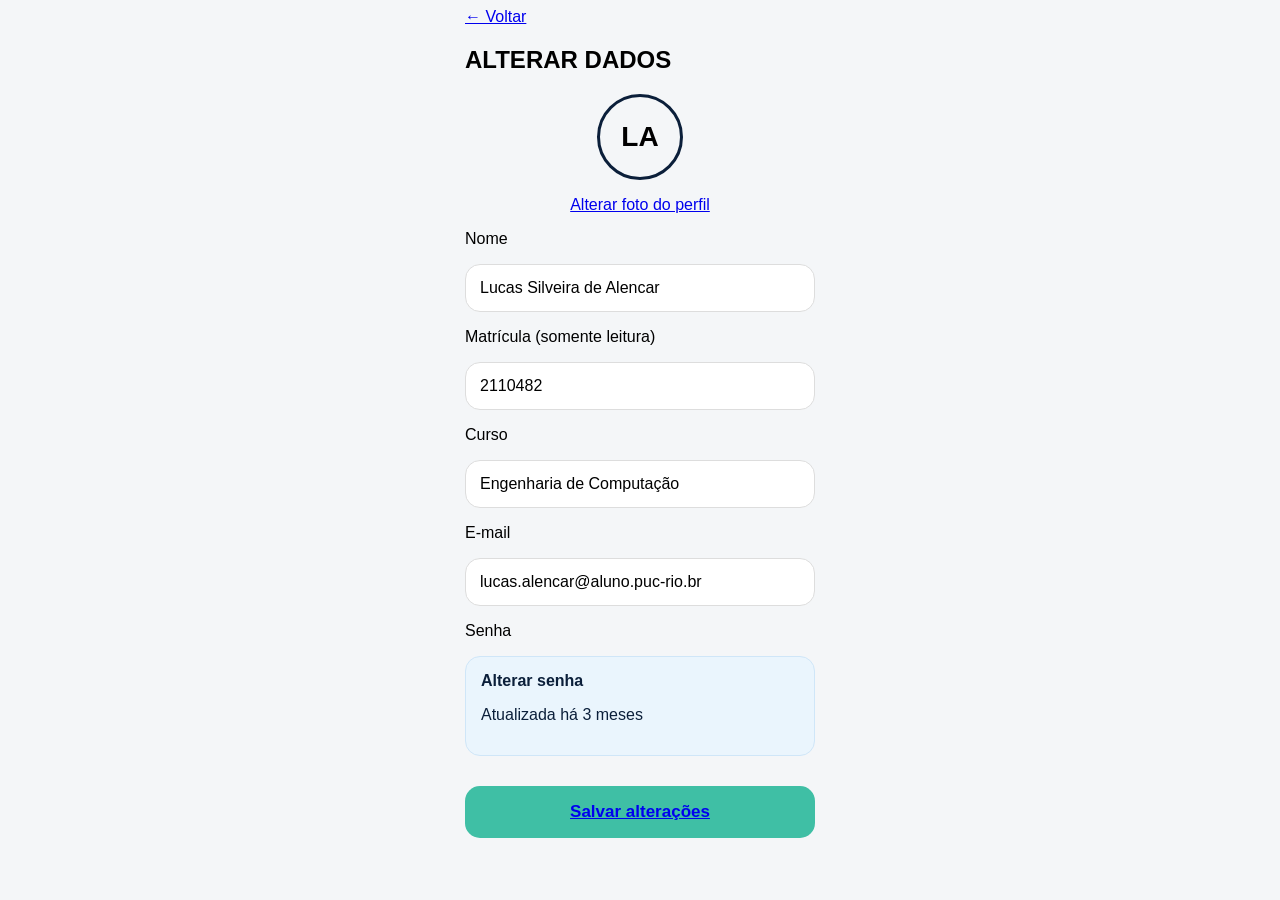
<file: templates/dados.html>
<!DOCTYPE html>
<html lang="pt-br">
  <head>
    <meta charset="UTF-8">
    <title>Alterar Dados - MaPUC</title>
    <link rel="stylesheet" href="../static/css/alterar-dados.css">
  </head>
  <body>
    <div class="container-celular">

      <a href="perfil.html">← Voltar</a>
      <h2>ALTERAR DADOS</h2>

      <div class="avatar">LA</div>
      <p class="centro"><a href="#">Alterar foto do perfil</a></p>

      <p>Nome</p>
      <input type="text" value="Lucas Silveira de Alencar">

      <p>Matrícula (somente leitura)</p>
      <input type="text" value="2110482" readonly>

      <p>Curso</p>
      <input type="text" value="Engenharia de Computação">

      <p>E-mail</p>
      <input type="text" value="lucas.alencar@aluno.puc-rio.br">

      <p>Senha</p>
      <a class="cartao-senha" href="#">
        <b>Alterar senha</b>
        <p>Atualizada há 3 meses</p>
      </a>

      <button><a href="perfil.html">Salvar alterações</button></a>

    </div>
  </body>
</html>
</file>
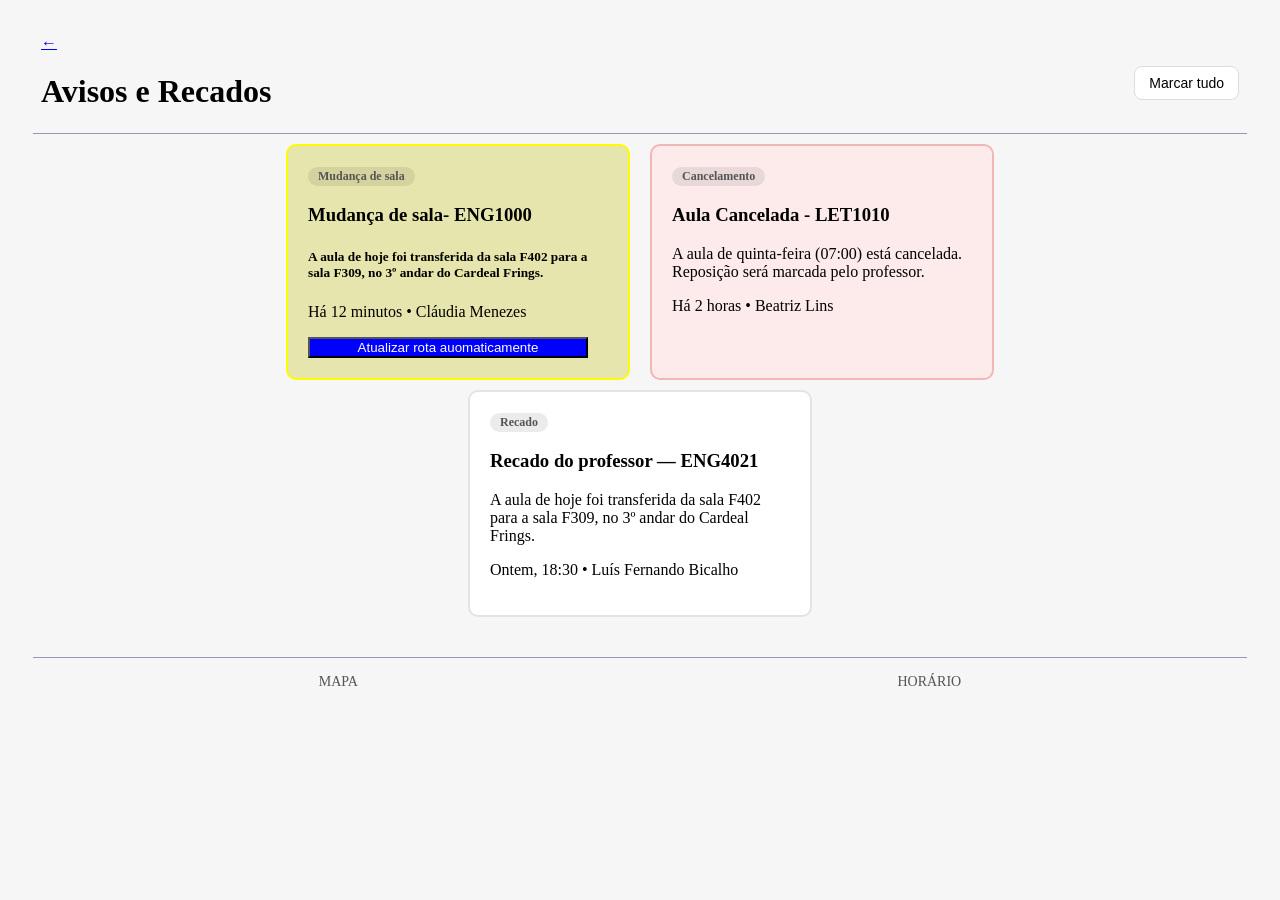
<file: templates/html notificações atualizado.html>
<!DOCTYPE html>
<html>
  <head>
    <title>MaPUC</title>
    <link rel="stylesheet" href="../static/css/css tela avisos.css" />
  </head>
  <body>
     <header class="topbar">
      <div class="topbar-left">
        <a href="telainicio.html" class="voltar-rodape">←</a>
        <h1>Avisos e Recados</h1>
      </div>
      <button class="marcar-tudo">Marcar tudo</button>
     </header>
      <div class="linha">
        <div class="caixa">
          <span class="etiqueta">Mudança de sala</span>
          <h3>Mudança de sala- ENG1000</h3>
          <h5>A aula de hoje foi transferida da sala F402 para a sala F309, no 3º andar do Cardeal Frings.</h5>
          <p class="meta">Há 12 minutos • Cláudia Menezes</p>
          <button class="botao">Atualizar rota auomaticamente</button>
        </div>
        <div class="caixa cancelamento">
          <span class="etiqueta etiqueta-cancelamento">Cancelamento</span>
          <h3>Aula Cancelada - LET1010</h3>
          <p>A aula de quinta-feira (07:00) está cancelada. Reposição será marcada pelo professor.</p>
          <p class="meta">Há 2 horas • Beatriz Lins</p>
        </div>
      </div>
       <div class="linha">
        <div class="caixa recado">
          <span class="etiqueta etiqueta-recado">Recado</span>
          <h3>Recado do professor — ENG4021
</h3>
<p>A aula de hoje foi transferida da sala F402 para a sala F309, no 3º andar do Cardeal Frings.</p>
          <p class="meta">Ontem, 18:30 • Luís Fernando Bicalho</p>
        </div>
      
      </div>
      <footer class="rodape">
        <span class="rodape-item">MAPA</span>
        <span class="rodape-item">HORÁRIO</span>
      </footer>
  </body>
</html>
</file>
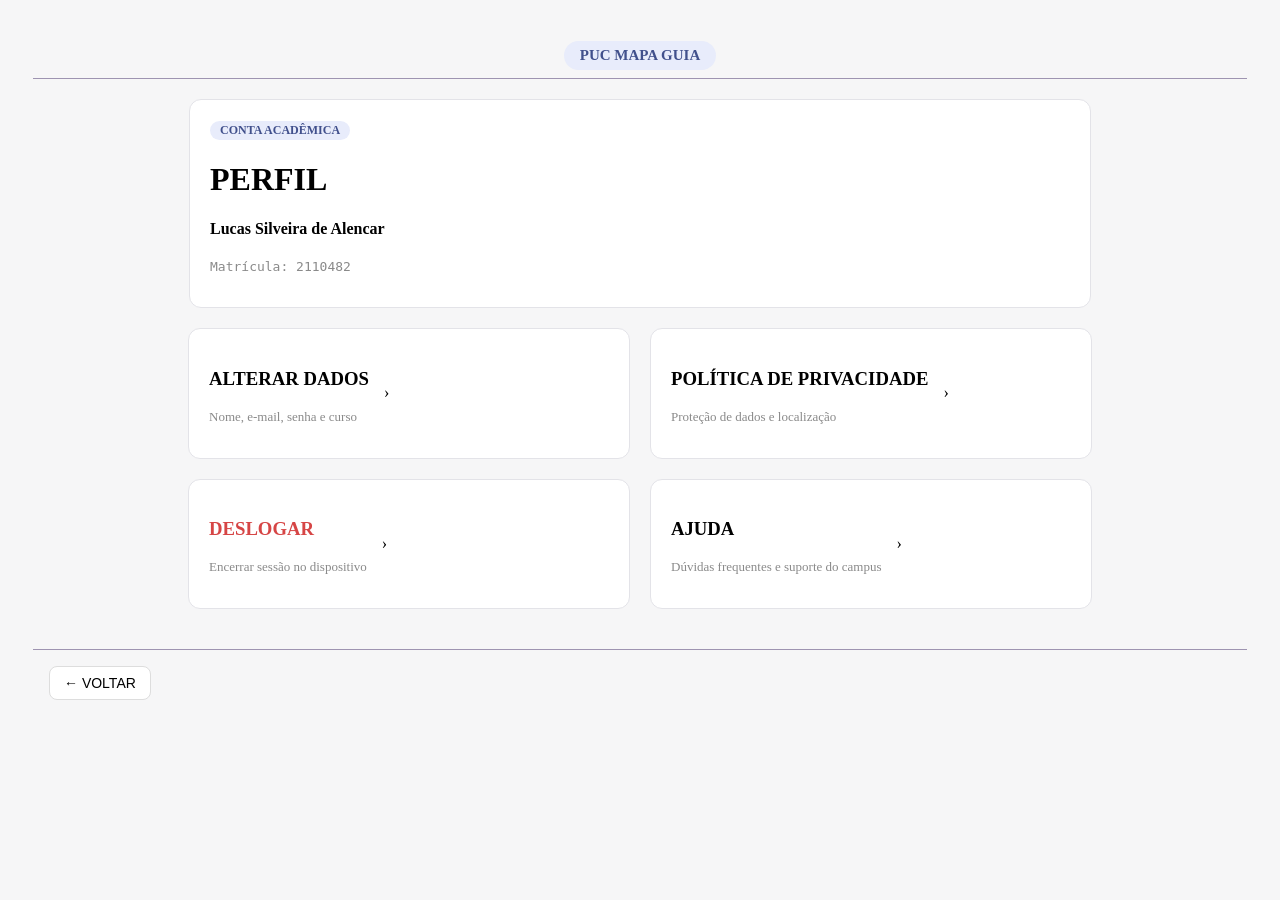
<file: templates/html tela perfil.html>
<!DOCTYPE html>
<html>
  <head>
    <title>MaPUC - Perfil</title>
    <link rel="stylesheet" href="../static/css/css tela perfil.css" />
  </head>
  <body>
    <header class="topbar">
      <span class="titulo-topo">PUC MAPA GUIA</span>
    </header>


    <div class="linha">
      <div class="caixa perfil">
        <span class="etiqueta">CONTA ACADÊMICA</span>
        <h1>PERFIL</h1>
        <h4>Lucas Silveira de Alencar</h4>
        <p class="matricula">Matrícula: 2110482</p>
      </div>
    </div>

    <div class="linha">
      <div class="caixa opcao">
        <div class="texto-opcao">
          <h3>ALTERAR DADOS</h3>
          <p class="meta">Nome, e-mail, senha e curso</p>
        </div>
        <span class="seta">›</span>
      </div>
      <div class="caixa opcao">
        <div class="texto-opcao">
          <h3>POLÍTICA DE PRIVACIDADE</h3>
          <p class="meta">Proteção de dados e localização</p>
        </div>
        <span class="seta">›</span>
      </div>
    </div>

    <div class="linha">
      <div class="caixa opcao">
        <div class="texto-opcao">
          <h3 class="vermelho">DESLOGAR</h3>
          <p class="meta">Encerrar sessão no dispositivo</p>
        </div>
        <span class="seta">›</span>
      </div>
      <div class="caixa opcao">
        <div class="texto-opcao">
          <h3>AJUDA</h3>
          <p class="meta">Dúvidas frequentes e suporte do campus</p>
        </div>
        <span class="seta">›</span>
      </div>
    </div>

    <footer class="rodape">
      <button class="voltar-rodape">← VOLTAR</button>
    </footer>
  </body>
</html>
</file>
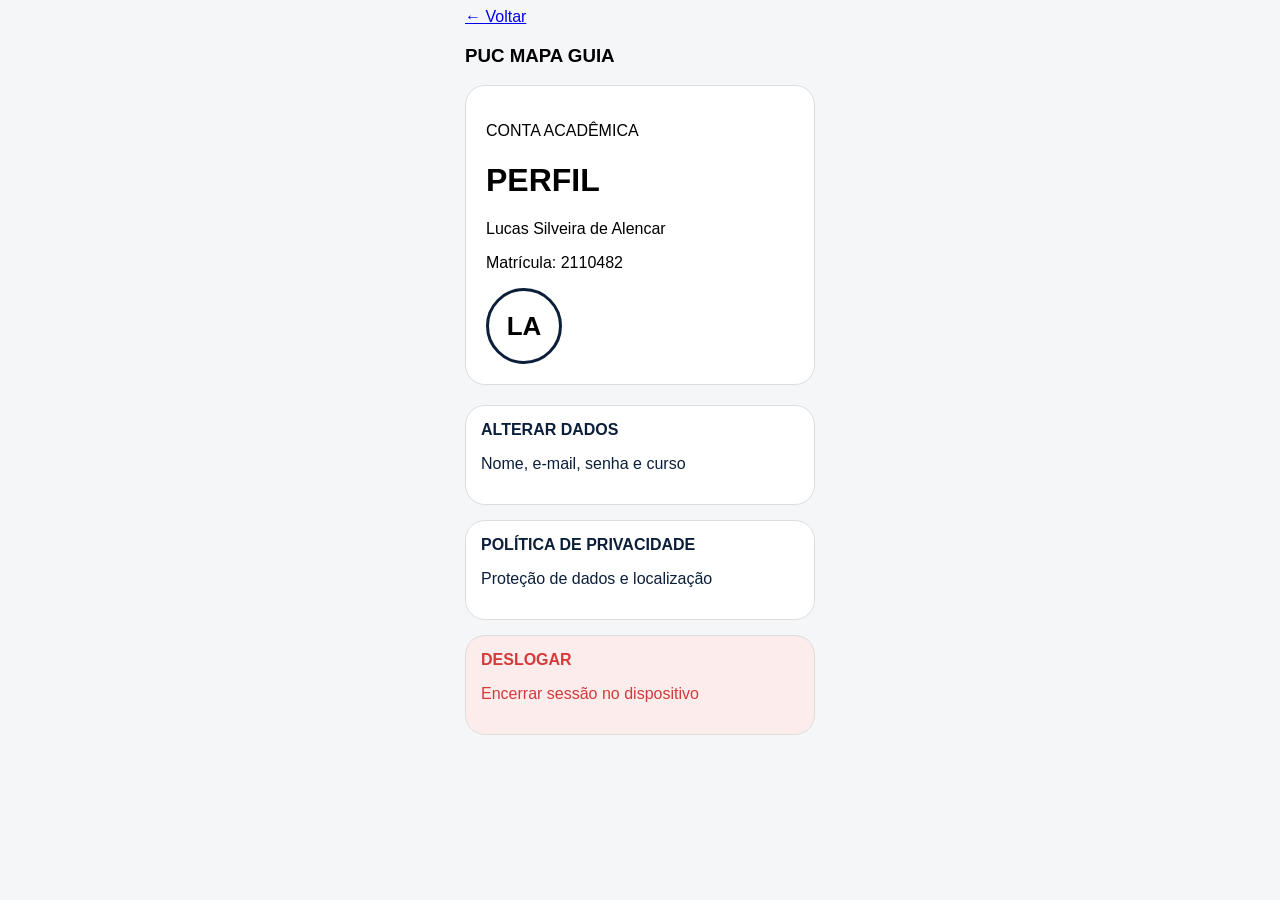
<file: templates/perfil.html>
<!DOCTYPE html>
<html lang="pt-br">
  <head>
    <meta charset="UTF-8">
    <title>Perfil - MaPUC</title>
    <link rel="stylesheet" href="../static/css/perfil.css">
  </head>
  <body>
    <div class="container-celular">

      <a href="telainicio.html">← Voltar</a>
      <h3>PUC MAPA GUIA</h3>

      <div class="cartao">
        <p>CONTA ACADÊMICA</p>
        <h1>PERFIL</h1>
        <p>Lucas Silveira de Alencar</p>
        <p>Matrícula: 2110482</p>
        <div class="avatar">LA</div>
      </div>

      <a class="opcao" href="dados.html">
        <b>ALTERAR DADOS</b>
        <p>Nome, e-mail, senha e curso</p>
      </a>

      <a class="opcao" href="#">
        <b>POLÍTICA DE PRIVACIDADE</b>
        <p>Proteção de dados e localização</p>
      </a>

      <a class="opcao vermelho" href="#">
        <b>DESLOGAR</b>
        <p>Encerrar sessão no dispositivo</p>
      </a>

    </div>
  </body>
</html>
</file>
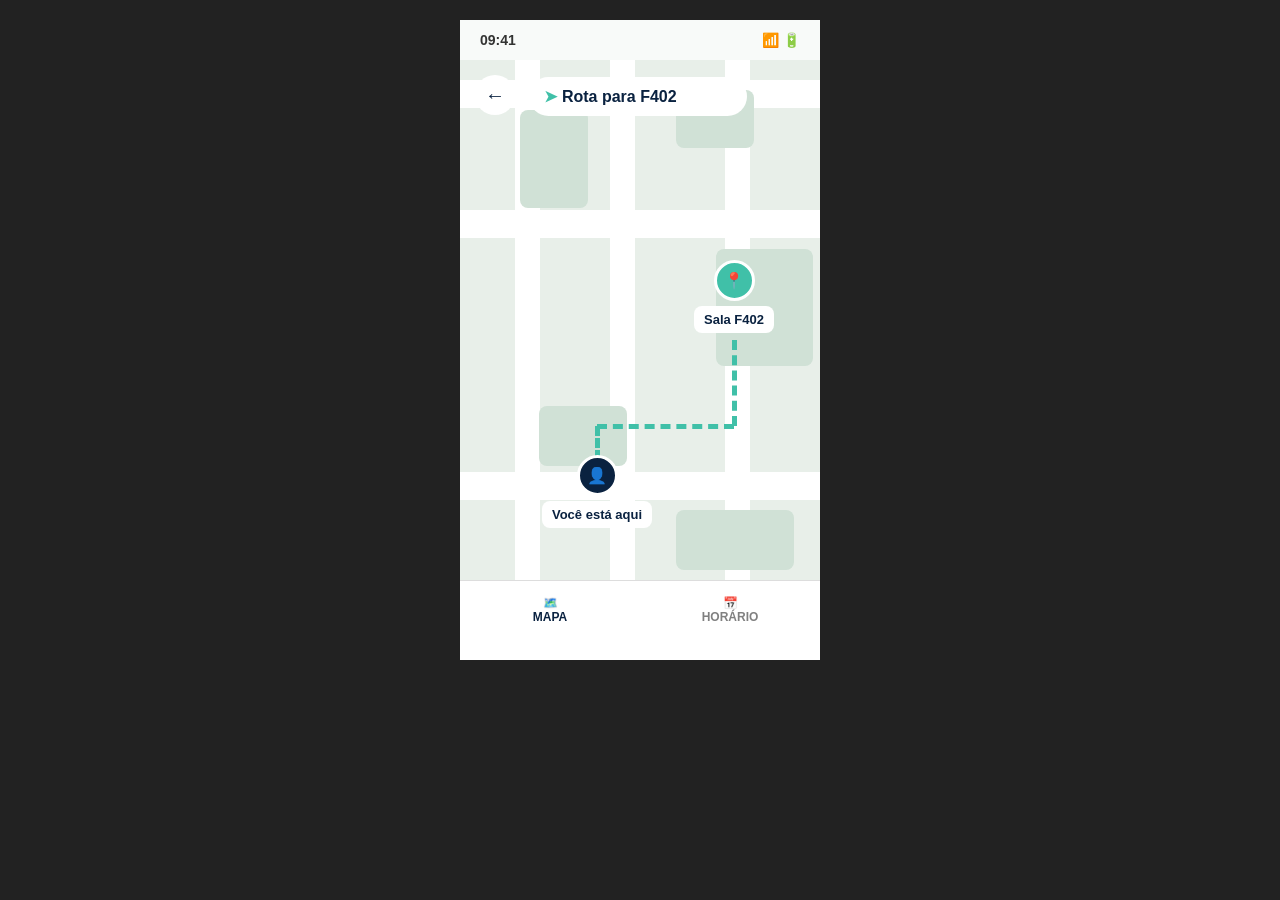
<file: templates/rotas.html>
<!DOCTYPE html>
<html>
  <head>
    <title>Rota - MaPUC</title>
    <link rel="stylesheet" href="../static/css/telarota.css">
  </head>
  <body>

    <div class="celular">

      <div class="barra-status">
        <span class="hora">09:41</span>
        <span class="icones">📶 🔋</span>
      </div>

      <div class="topo">
        <a href="telainicio.html"><button class="botao-voltar">←</button></a>
        <div class="titulo"><span class="seta">➤</span> Rota para F402</div>
      </div>


      <div class="mapa">

        <div class="rua-horizontal" style="top: 60px;"></div>
        <div class="rua-horizontal" style="top: 190px;"></div>
        <div class="rua-horizontal" style="top: 452px;"></div>
        <div class="rua-vertical" style="left: 55px;"></div>
        <div class="rua-vertical" style="left: 150px;"></div>
        <div class="rua-vertical" style="left: 265px;"></div>

        <div class="quarteirao" style="top: 90px; left: 60px; width: 68px; height: 98px;"></div>
        <div class="quarteirao" style="top: 70px; left: 216px; width: 78px; height: 58px;"></div>
        <div class="quarteirao" style="top: 229px; left: 256px; width: 97px; height: 117px;"></div>
        <div class="quarteirao" style="top: 386px; left: 79px; width: 88px; height: 60px;"></div>
        <div class="quarteirao" style="top: 490px; left: 216px; width: 118px; height: 60px;"></div>

        <div class="linha-vertical" style="left: 272px; top: 320px; height: 86px;"></div>
        <div class="linha-horizontal" style="left: 137px; top: 404px; width: 137px;"></div>
        <div class="linha-vertical" style="left: 135px; top: 406px; height: 34px;"></div>

        <div class="marcador" style="top: 240px; left: 214px;">
          <div class="pino">📍</div>
          <div class="etiqueta">Sala F402</div>
        </div>


        <div class="marcador" style="top: 435px; left: 77px;">
          <div class="pino pino-escuro">👤</div>
          <div class="etiqueta">Você está aqui</div>
        </div>

      </div>


      <div class="menu">
        <div class="item-menu ativo">🗺️<br>MAPA</div>
        <div class="item-menu">📅<br>HORÁRIO</div>
      </div>

    </div>

  </body>
</html>
</file>
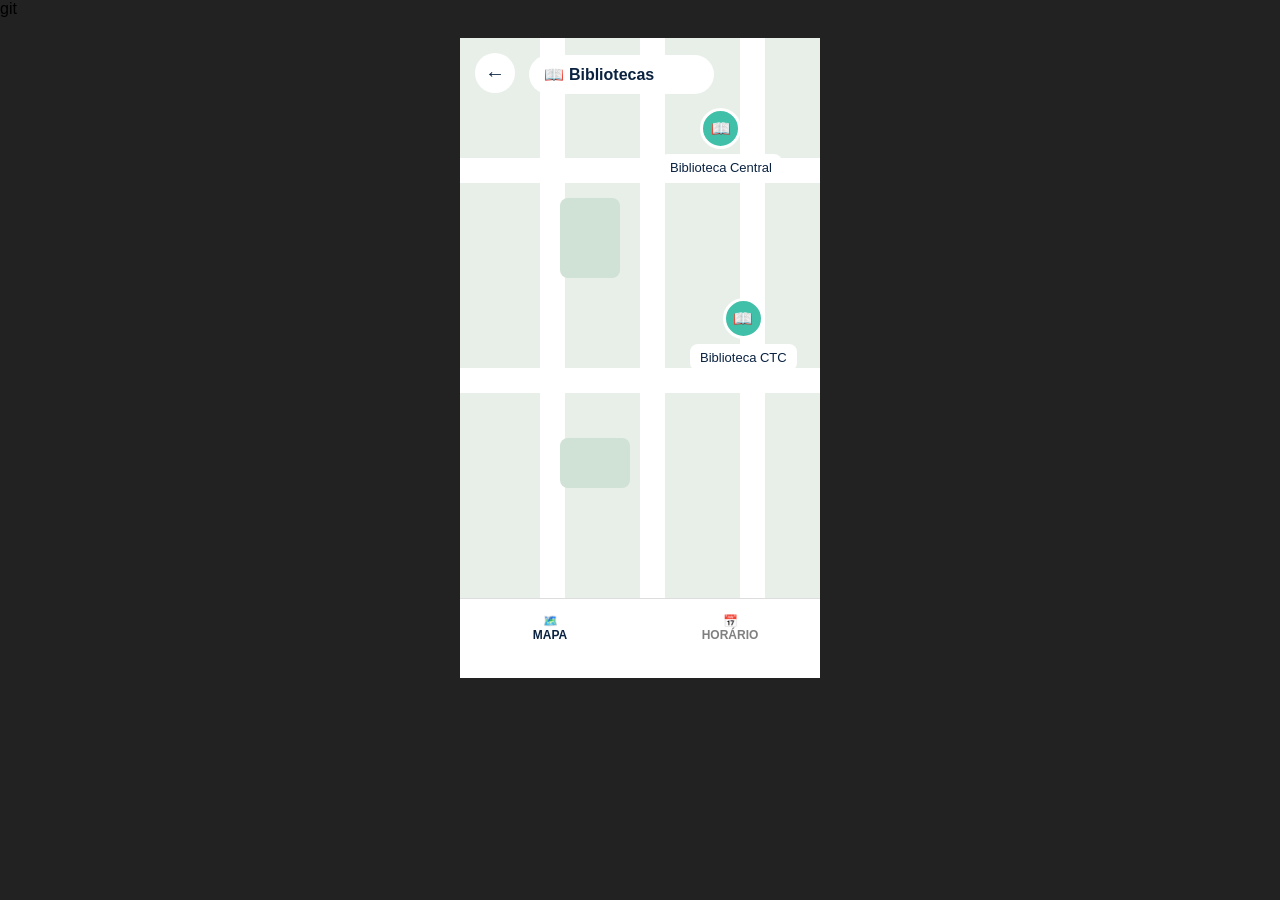
<file: templates/telabiblioteca.html>
<!DOCTYPE html>git 
<html>
  <head>
    <title>Mapa - MaPUC</title>
    <link rel="stylesheet" href="../static/css/bibliotecas.css">
  </head>
  <body>

    <div class="celular">

  
      <div class="topo">
        <button class="botao-voltar">←</button>
        <div class="titulo">📖 Bibliotecas</div>
      </div>

      <div class="mapa">


        <div class="rua-horizontal" style="top: 120px;"></div>
        <div class="rua-horizontal" style="top: 330px;"></div>
        <div class="rua-vertical" style="left: 80px;"></div>
        <div class="rua-vertical" style="left: 180px;"></div>
        <div class="rua-vertical" style="left: 280px;"></div>


        <div class="quarteirao" style="top: 160px; left: 100px; width: 60px; height: 80px;"></div>
        <div class="quarteirao" style="top: 400px; left: 100px; width: 70px; height: 50px;"></div>


        <div class="marcador" style="top: 70px; left: 200px;">
          <div class="pino">📖</div>
          <div class="etiqueta">Biblioteca Central</div>
        </div>


        <div class="marcador" style="top: 260px; left: 230px;">
          <div class="pino">📖</div>
          <div class="etiqueta">Biblioteca CTC</div>
        </div>

      </div>


      <div class="menu">
        <div class="item-menu ativo">🗺️<br>MAPA</div>
        <div class="item-menu">📅<br>HORÁRIO</div>
      </div>

    </div>

  </body>
</html>
</file>
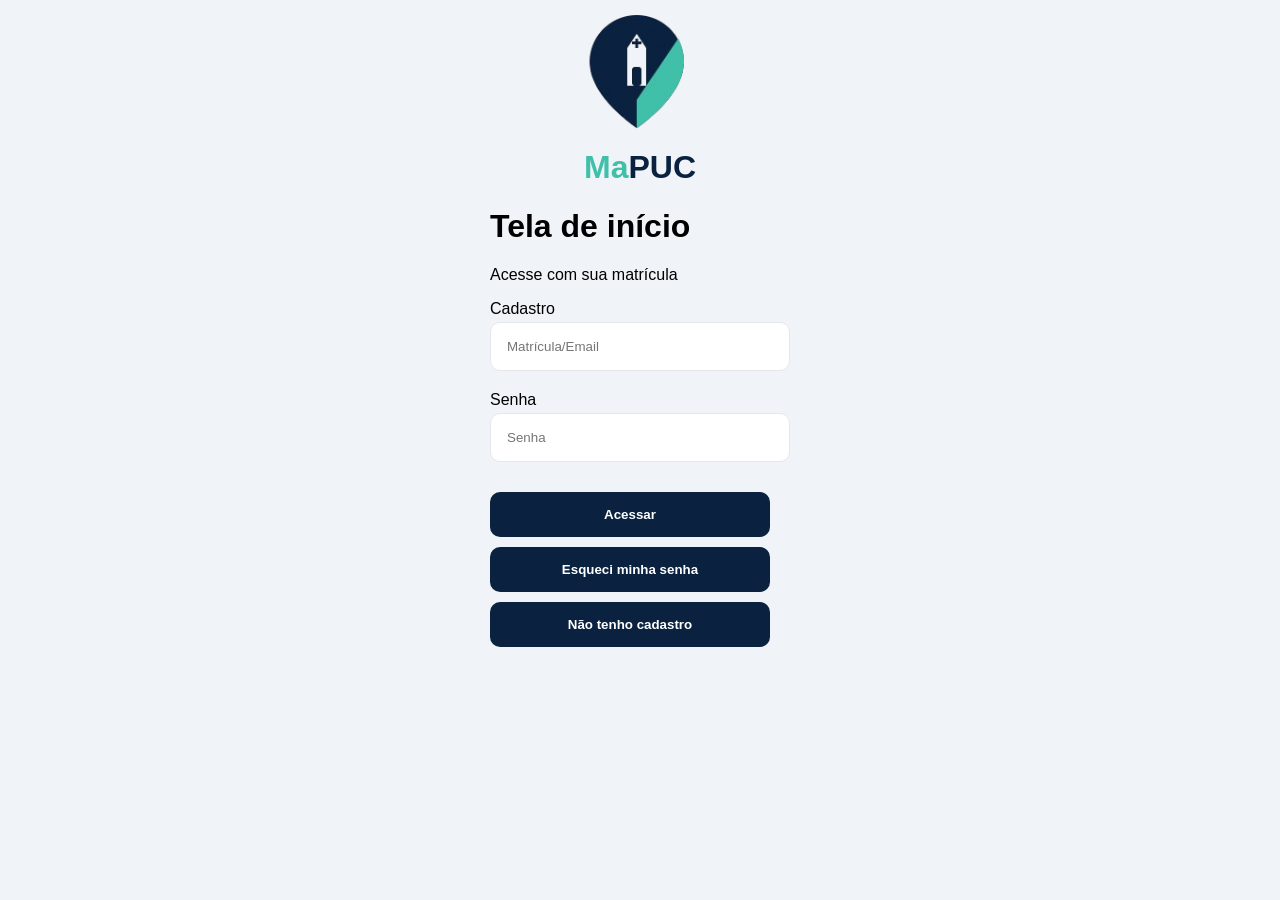
<file: templates/telalogin.html>
<!DOCTYPE html>
<html>
  <head>
    <title>Login - MaPUC</title>
    <link rel="stylesheet" href="../static/css/telalogin.css">
  </head>
  <body>
    <div class="container-celular"><div class="imagem-logo"><img src="[data-uri]" alt="Logótipo MaPUC"></div>
    <div class="titulo-logo"><span style="color: #40C0A8;">Ma</span><span style="color: #0A2240;">PUC</span></div>
    <div><h1>Tela de início</h1></div>
    <div><p>Acesse com sua matrícula</p></div>
    <div><label>Cadastro</label>
    <br>
    <input type="text" placeholder="Matrícula/Email" class="caixa-texto"></div>
    <div><label>Senha</label>
    <br>
    <input type="password" placeholder="Senha" class="caixa-texto"></div>
    <div>
      <a href="telainicio.html">
        <button class="botao">Acessar</button>
      </a>
    </div>
    <div><button class="botao">Esqueci minha senha</button></div>
    <div><button class="botao">Não tenho cadastro</button></div>
    </div>
  </body>
</html>
</file>
<file: static/css/alterar-dados.css>
body {
  background-color: #f4f6f8;
  font-family: Arial, sans-serif;
}

.container-celular {
  width: 350px;
  margin: 0 auto;
}

.avatar {
  width: 80px;
  height: 80px;
  line-height: 80px;
  text-align: center;
  border: 3px solid #0b1f3a;
  border-radius: 50%;
  font-size: 28px;
  font-weight: bold;
  margin: 0 auto;
}

.centro {
  text-align: center;
}

input {
  width: 100%;
  box-sizing: border-box;
  padding: 14px;
  border: 1px solid #dddddd;
  border-radius: 15px;
  font-size: 16px;
}

.cartao-senha {
  display: block;
  background-color: #eaf5fd;
  border: 1px solid #cfe6f8;
  border-radius: 15px;
  padding: 15px;
  color: #0b1f3a;
  text-decoration: none;
}

button {
  width: 100%;
  background-color: #3fbfa5;
  color: white;
  font-size: 17px;
  font-weight: bold;
  border: none;
  border-radius: 15px;
  padding: 16px;
  margin-top: 30px;
}
</file>
<file: static/css/css tela avisos.css>
body{
  padding: 25px;
  background-color: #f6f6f7;
}
.title {
	color: #5C6AC4;
}
.caixa {
  margin-top: 10px;
        width: 300px;
        height: 150px;
        background-color: rgb(230, 229, 173);
        border: 2px solid rgb(255, 251, 0);
        border-radius: 10px;
        padding: 20px;
    }

.linha {
    display: flex;
    justify-content: center;
    gap: 20px;
}

.topbar {
  display: flex;
  align-items: center;
  justify-content: space-between;
  padding: 1px 8px;
  border-bottom: 1px solid rgb(158, 148, 177);
  ;
}

.botao{
  background-color: blue;
  color: white;
  width: 280px;
  justify-content: center;

}



.linha .caixa {
  height: auto;
  min-height: 150px;
}


.etiqueta {
  display: inline-block;
  padding: 2px 10px;
  border-radius: 999px;
  font-size: 12px;
  font-weight: bold;
  background-color: rgba(0, 0, 0, 0.08);
  color: #555;
  vertical-align: middle;
}

.caixa.cancelamento {
  background-color: #fdeaea;
  border-color: #f3b6b6;
}

.caixa.recado {
  background-color: #ffffff;
  border-color: #e3e3e8;
}

.marcar-tudo {
  border: 1px solid #ddd;
  background-color: #fff;
  border-radius: 8px;
  padding: 8px 14px;
  cursor: pointer;
  font-size: 14px;
}

.rodape {
  display: flex;
  justify-content: space-around;
  align-items: center;
  margin-top: 40px;
  padding: 16px;
  border-top: 1px solid rgb(158, 148, 177);
}

.rodape-item {
  color: #555;
  font-size: 14px;
  cursor: pointer;
}
</file>
<file: static/css/css tela perfil.css>
body{
  padding: 25px;
  background-color: #f6f6f7;
}

.topbar {
  display: flex;
  align-items: center;
  justify-content: center;
  padding: 8px;
  border-bottom: 1px solid rgb(158, 148, 177);
}

.titulo-topo {
  color: #41508c;
  font-weight: bold;
  font-size: 15px;
  background-color: #e8ecfb;
  padding: 6px 16px;
  border-radius: 999px;
}

.linha {
  display: flex;
  justify-content: center;
  gap: 20px;
  margin-top: 20px;
}

.caixa {
  background-color: #ffffff;
  border: 1px solid #e3e3e8;
  border-radius: 12px;
  padding: 20px;
}

.etiqueta {
  display: inline-block;
  padding: 2px 10px;
  border-radius: 999px;
  font-size: 12px;
  font-weight: bold;
  background-color: #e8ecfb;
  color: #41508c;
}

.meta {
  color: #8a8a8a;
  font-size: 13px;
  margin-top: 4px;
}

.perfil {
  width: 860px;
}

.matricula {
  font-family: monospace;
  color: #8a8a8a;
}

.opcao {
  width: 400px;
  display: flex;
  align-items: center;
  gap: 15px;
}

.vermelho {
  color: #d64545;
}

.rodape {
  display: flex;
  justify-content: space-between;
  align-items: center;
  margin-top: 40px;
  padding: 16px;
  border-top: 1px solid rgb(158, 148, 177);
}

.voltar-rodape {
  border: 1px solid #ddd;
  background-color: #fff;
  border-radius: 8px;
  padding: 8px 14px;
  cursor: pointer;
  font-size: 14px;
}
</file>
<file: static/css/perfil.css>
body {
  background-color: #f4f6f8;
  font-family: Arial, sans-serif;
}

.container-celular {
  width: 350px;
  margin: 0 auto;
}

.cartao {
  background-color: white;
  border: 1px solid #dddddd;
  border-radius: 20px;
  padding: 20px;
  margin-bottom: 20px;
}

.avatar {
  width: 70px;
  height: 70px;
  line-height: 70px;
  text-align: center;
  border: 3px solid #0b1f3a;
  border-radius: 50%;
  font-size: 26px;
  font-weight: bold;
}

.opcao {
  display: block;
  background-color: white;
  border: 1px solid #dddddd;
  border-radius: 20px;
  padding: 15px;
  margin-bottom: 15px;
  color: #0b1f3a;
  text-decoration: none;
}

.vermelho {
  background-color: #fdecec;
  color: #d33a3a;
}
</file>
<file: static/css/telarota.css>
body {
  background-color: #222222;
  font-family: Arial, sans-serif;
  margin: 0;
}

.celular {
  width: 360px;
  height: 640px;
  background-color: white;
  margin: 20px auto;
  position: relative;
  overflow: hidden;
}


.barra-status {
  position: absolute;
  top: 0;
  left: 0;
  width: 360px;
  height: 40px;
  background-color: #f8faf9;
  z-index: 10;
}

.hora {
  position: absolute;
  left: 20px;
  top: 12px;
  font-size: 14px;
  font-weight: bold;
  color: #333333;
}

.icones {
  position: absolute;
  right: 20px;
  top: 12px;
  font-size: 14px;
}

.topo {
  position: absolute;
  top: 55px;
  left: 15px;
  z-index: 10;
}

.botao-voltar {
  width: 40px;
  height: 40px;
  border: none;
  border-radius: 50%;
  background-color: white;
  font-size: 20px;
  color: #0A2240;
}

.titulo {
  display: inline-block;
  background-color: white;
  color: #0A2240;
  font-weight: bold;
  font-size: 16px;
  padding: 10px 70px 10px 15px;
  border-radius: 20px;
  margin-left: 10px;
}

.seta {
  color: #40C0A8;
}


.mapa {
  position: relative;
  width: 360px;
  height: 560px;
  background-color: #e8efe9;
}

.rua-horizontal {
  position: absolute;
  left: 0;
  width: 360px;
  height: 28px;
  background-color: white;
}

.rua-vertical {
  position: absolute;
  top: 0;
  width: 25px;
  height: 560px;
  background-color: white;
}

.quarteirao {
  position: absolute;
  background-color: #d0e1d6;
  border-radius: 8px;
}


.linha-vertical {
  position: absolute;
  width: 0;
  border-left: 5px dashed #40C0A8;
}

.linha-horizontal {
  position: absolute;
  height: 0;
  border-top: 5px dashed #40C0A8;
}


.marcador {
  position: absolute;
  width: 120px;
  text-align: center;
}

.pino {
  width: 35px;
  height: 35px;
  background-color: #40C0A8;
  border: 3px solid white;
  border-radius: 50%;
  margin: 0 auto;
  line-height: 35px;
}

.pino-escuro {
  background-color: #0A2240;   
}

.etiqueta {
  display: inline-block;
  background-color: white;
  color: #0A2240;
  font-size: 13px;
  font-weight: bold;
  padding: 6px 10px;
  border-radius: 8px;
  margin-top: 5px;
}

.menu {
  height: 80px;
  background-color: white;
  border-top: 1px solid #dddddd;
}

.item-menu {
  float: left;
  width: 50%;
  text-align: center;
  padding-top: 15px;
  font-size: 12px;
  font-weight: bold;
  color: gray;
}

.ativo {
  color: #0A2240;
}
</file>
<file: static/css/bibliotecas.css>
body {
  background-color: #222222;
  font-family: Arial, sans-serif;
  margin: 0;
}

.celular {
  width: 360px;
  height: 640px;
  background-color: white;
  margin: 20px auto;
  position: relative;
  overflow: hidden;
}

.topo {
  position: absolute;
  top: 15px;
  left: 15px;
  z-index: 10;
}

.botao-voltar {
  width: 40px;
  height: 40px;
  border: none;
  border-radius: 50%; 
  background-color: white;
  font-size: 20px;
  color: #0A2240;
}

.titulo {
  display: inline-block;
  background-color: white;
  color: #0A2240;
  font-weight: bold;
  font-size: 16px;
  padding: 10px 60px 10px 15px;
  border-radius: 20px;
  margin-left: 10px;
}

.mapa {
  position: relative;
  width: 360px;
  height: 560px;          
  background-color: #e8efe9;
}

.rua-horizontal {
  position: absolute;
  left: 0;
  width: 360px;
  height: 25px;
  background-color: white;
}

.rua-vertical {
  position: absolute;
  top: 0;
  width: 25px;
  height: 560px;
  background-color: white;
}

.quarteirao {
  position: absolute;
  background-color: #d0e1d6;
  border-radius: 8px;
}

.marcador {
  position: absolute;
  text-align: center;
}

.pino {
  width: 35px;
  height: 35px;
  background-color: #40C0A8;
  border: 3px solid white;
  border-radius: 50%;
  margin: 0 auto;
  line-height: 35px;
}

.etiqueta {
  background-color: white;
  color: #0A2240;
  font-size: 13px;
  padding: 6px 10px;
  border-radius: 8px;
  margin-top: 5px;
}


.menu {
  height: 80px;
  background-color: white;
  border-top: 1px solid #dddddd;
}

.item-menu {
  float: left;
  width: 50%;
  text-align: center;
  padding-top: 15px;
  font-size: 12px;
  font-weight: bold;
  color: gray;
}

.ativo {
  color: #0A2240;
}
</file>
<file: static/css/telalogin.css>
.caixa-texto {
  width: 280px;
  height: 45px;
  border-radius: 10px;
  border: 1px solid #E5E7EB;
  padding-left: 16px;
  margin-top: 4px;
  margin-bottom: 20px;
}

body {
  background-color: #f0f4f8;
  font-family: Arial, sans-serif;
  display: flex;
  flex-direction: column;
  align-items: center;
  justify-content: center;
  margin: 0;
}


.botao {
  background-color: #0A2240;
  color: white;
  width: 280px;
  height: 45px;
  border-radius: 10px;
  border: none;
  font-weight: bold;
  cursor: pointer;
  margin-top: 10px;
}


.titulo-logo {
  font-size: 32px;
  font-weight: 800;
  margin-top: 4px;
  display: flex;
  justify-content: center;
}

.imagem-logo {
  width: 100%;
  display: flex;
  justify-content: center;
  align-items: center;
  margin-bottom: 20px;
}

.imagem-logo img {
  width: 150px;
  height: 100%;
}
</file>
